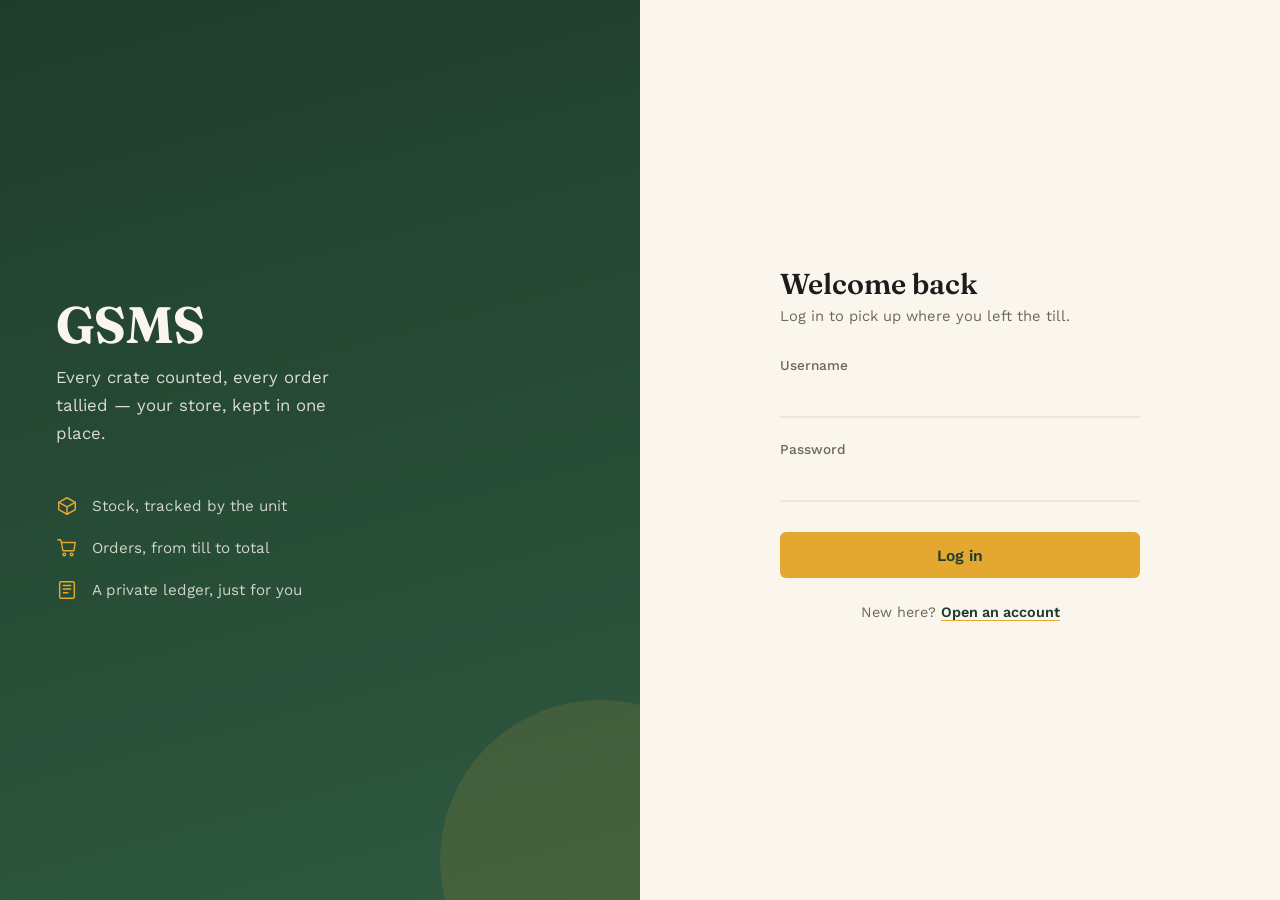
<file: ui/index.html>
<!DOCTYPE html>
<html>
<head>
    <title>GSMS · Dashboard</title>
    <meta charset="utf-8">
    <meta name="viewport" content="width=device-width, initial-scale=1.0, maximum-scale=1.0">
    <link media="all" type="text/css" rel="stylesheet" href="css/bootstrap.min.css">
    <link media="all" type="text/css" rel="stylesheet" href="css/app.css?v=1.0">
</head>
<body>

<nav class="app-nav">
    <div class="app-nav-left">
        <a href="index.html" class="app-wordmark">GSMS</a>
        <ul class="app-nav-links">
            <li><a href="index.html" class="active">Dashboard</a></li>
            <li><a href="manage-product.html">Products</a></li>
            <li><a href="order.html">New Order</a></li>
        </ul>
    </div>
    <div class="app-nav-right">
        <span id="loggedInUsername"></span>
        <button type="button" id="logoutButton">Logout</button>
    </div>
</nav>

<div class="app-content">
    <div class="app-card">
        <h1 class="app-page-title">Orders</h1>
                <div class="app-table-scroll">
        <table class="app-table">
            <thead>
                <th>Date</th>
                <th>Order Number</th>
                <th>Customer Name</th>
                <th>Total Cost</th>
                <th style="width: 100px">Action</th>
            </thead>
            <tbody></tbody>
        </table>
        </div>
    </div>
</div>

<div class="modal fade-scale" id="myModal" role="dialog" data-backdrop="static">
    <div class="modal-dialog modal-lg">
        <div class="modal-content">
            <div class="modal-header">
                <h4 class="modal-title">Order Details</h4>
                <button type="button" class="close" data-dismiss="modal" aria-label="Close" style="color:#fff; opacity:0.8;"><span aria-hidden="true">&times;</span></button>
            </div>
            <div class="modal-body text-center" id="orderDetailsModalBody">
                <img src="https://demo.test.cloint.com/assets/images/spinner.gif" width="40" style="margin: 60px auto;" alt="">
            </div>
        </div>
    </div>
</div>

<script src="js/packages/jquery.min.js"></script>
<script src="js/custom/common.js"></script>
<script>requireLogin();</script>
<script src="js/custom/dashboard.js"></script>
<script src="js/packages/bootstrap.min.js"></script>
</body>
</html>
</file>
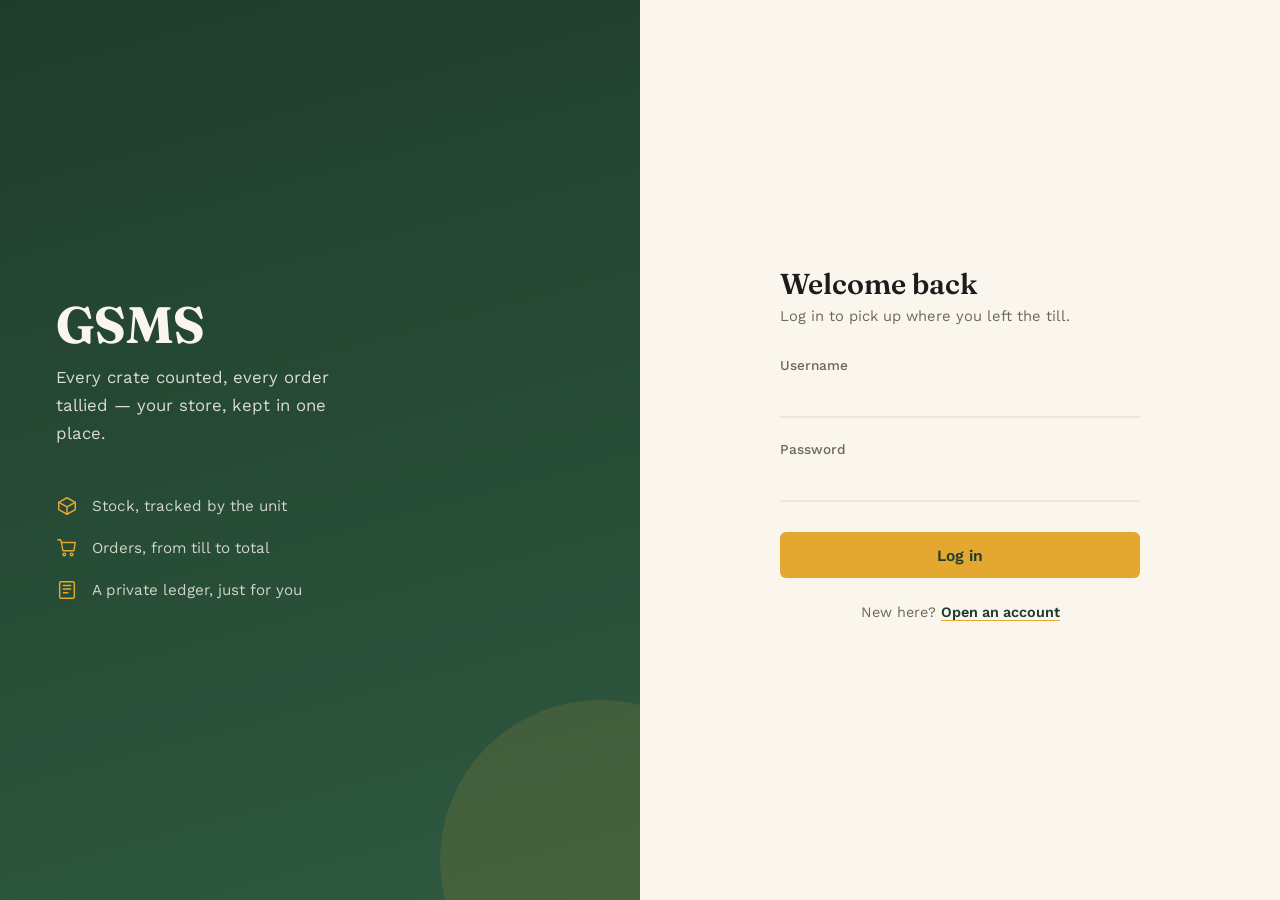
<file: ui/login.html>
<!DOCTYPE html>
<html>
<head>
    <title>GSMS · Log in</title>
    <meta charset="utf-8">
    <meta name="viewport" content="width=device-width, initial-scale=1.0, maximum-scale=1.0">
    <link media="all" type="text/css" rel="stylesheet" href="css/auth.css?v=1.0">
</head>
<body>
<div class="auth-shell">

    <div class="auth-brand">
        <p class="auth-wordmark">GSMS</p>
        <p class="auth-tagline">Every crate counted, every order tallied — your store, kept in one place.</p>
        <div class="auth-features">
            <div class="auth-feature">
                <svg viewBox="0 0 24 24" fill="none" stroke-width="1.6" stroke-linecap="round" stroke-linejoin="round"><path d="M3 8l9-5 9 5-9 5-9-5z"/><path d="M3 8v8l9 5 9-5V8"/><path d="M12 13v8"/></svg>
                <span>Stock, tracked by the unit</span>
            </div>
            <div class="auth-feature">
                <svg viewBox="0 0 24 24" fill="none" stroke-width="1.6" stroke-linecap="round" stroke-linejoin="round"><path d="M6 6h15l-1.5 9h-12z"/><path d="M6 6l-1-3H2"/><circle cx="9" cy="19" r="1.4"/><circle cx="17" cy="19" r="1.4"/></svg>
                <span>Orders, from till to total</span>
            </div>
            <div class="auth-feature">
                <svg viewBox="0 0 24 24" fill="none" stroke-width="1.6" stroke-linecap="round" stroke-linejoin="round"><rect x="4" y="3" width="16" height="18" rx="1.5"/><path d="M8 7h8M8 11h8M8 15h5"/></svg>
                <span>A private ledger, just for you</span>
            </div>
        </div>
    </div>

    <div class="auth-form-panel">
        <div class="auth-form-card">
            <h1 class="auth-form-heading">Welcome back</h1>
            <p class="auth-form-sub">Log in to pick up where you left the till.</p>

            <div id="loginError" class="auth-error"></div>

            <form id="loginForm">
                <div class="auth-field">
                    <label for="username">Username</label>
                    <input name="username" id="username" type="text" autocomplete="username">
                </div>
                <div class="auth-field">
                    <label for="password">Password</label>
                    <input name="password" id="password" type="password" autocomplete="current-password">
                </div>
                <button type="button" class="auth-submit" id="loginButton">Log in</button>
            </form>

            <p class="auth-switch">New here? <a href="signup.html">Open an account</a></p>
        </div>
    </div>

</div>
<script src="js/packages/jquery.min.js"></script>
<script src="js/custom/common.js"></script>
<script src="js/custom/login.js"></script>
</body>
</html>
</file>
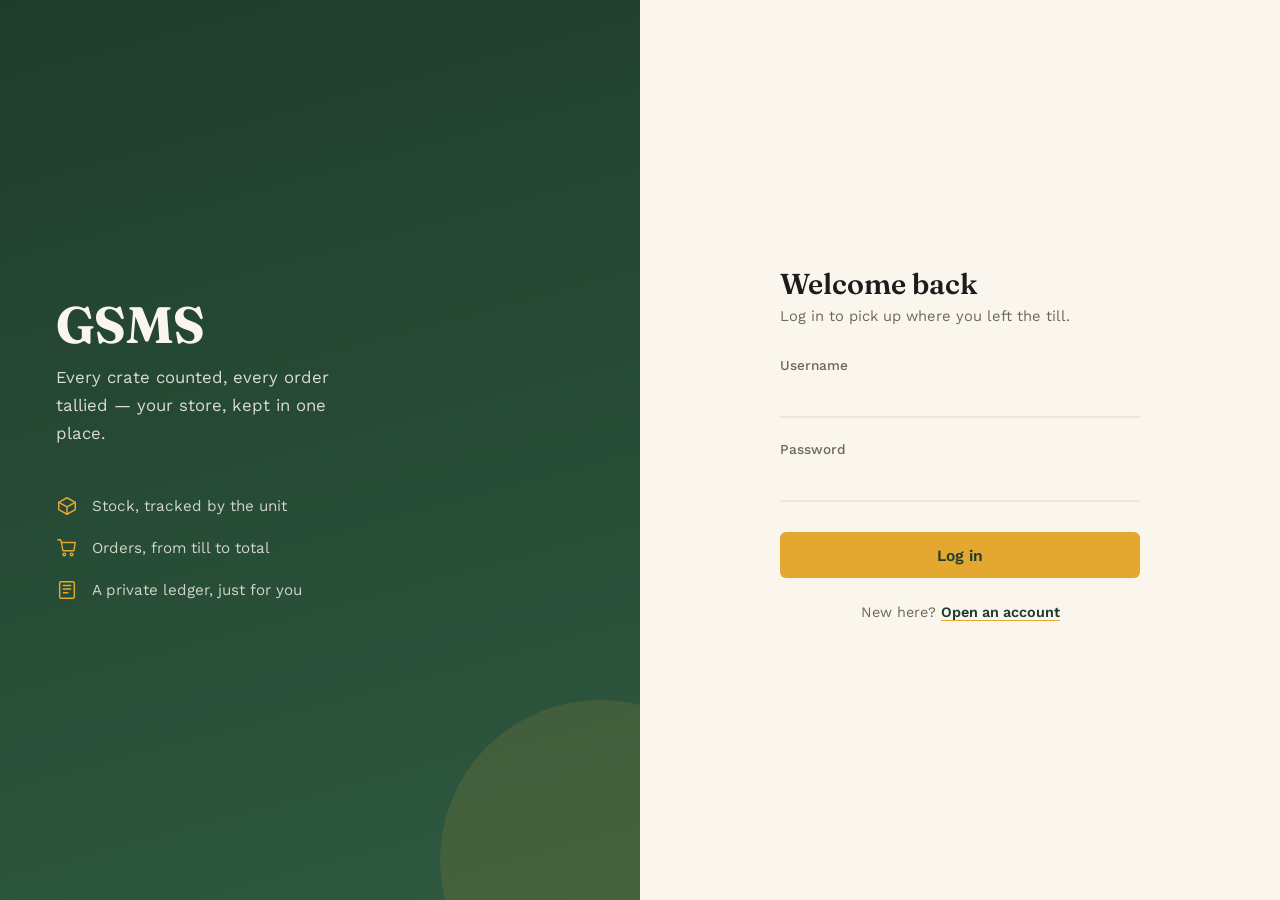
<file: ui/manage-product.html>
<!DOCTYPE html>
<html>
<head>
    <title>GSMS · Products</title>
    <meta charset="utf-8">
    <meta name="viewport" content="width=device-width, initial-scale=1.0, maximum-scale=1.0">
    <link media="all" type="text/css" rel="stylesheet" href="css/bootstrap.min.css">
    <link media="all" type="text/css" rel="stylesheet" href="css/app.css?v=1.0">
</head>
<body>

<nav class="app-nav">
    <div class="app-nav-left">
        <a href="index.html" class="app-wordmark">GSMS</a>
        <ul class="app-nav-links">
            <li><a href="index.html">Dashboard</a></li>
            <li><a href="manage-product.html" class="active">Products</a></li>
            <li><a href="order.html">New Order</a></li>
        </ul>
    </div>
    <div class="app-nav-right">
        <span id="loggedInUsername"></span>
        <button type="button" id="logoutButton">Logout</button>
    </div>
</nav>

<div class="app-content">
    <div class="app-card">
        <div style="display:flex; align-items:center; justify-content:space-between; margin-bottom:1.4rem;">
            <h1 class="app-page-title" style="margin:0;">Products</h1>
            <div>
                <button type="button" class="btn btn-secondary" data-toggle="modal" data-target="#uomModal" style="margin-right:8px;">Add New UOM</button>
                <button type="button" class="btn btn-primary" data-toggle="modal" data-target="#productModal">Add New Product</button>
            </div>
        </div>
                <div class="app-table-scroll">
        <table class="app-table">
            <thead>
                <th>Name</th>
                <th>Unit</th>
                <th>Price Per Unit</th>
                <th style="width: 150px">Action</th>
            </thead>
            <tbody></tbody>
        </table>
        </div>
    </div>
</div>

<div class="modal fade-scale" id="productModal" role="dialog" data-backdrop="static">
    <div class="modal-dialog">
        <div class="modal-content">
            <div class="modal-header">
                <h4 class="modal-title">Add New Product</h4>
            </div>
            <div class="modal-body">
                <form id="productForm">
                    <input type="hidden" name="id" id="id" value="0">
                    <div class="row">
                        <div class="col-sm-12">
                            <div class="form-group">
                                <label>Name</label>
                                <input class="form-control" placeholder="Name" name="name" id="name" type="text" value="">
                            </div>
                        </div>
                        <div class="col-sm-12">
                            <div class="form-group">
                                <label>Unit</label>
                                <select name="uoms" id="uoms" class="form-control"></select>
                            </div>
                        </div>
                        <div class="col-sm-12">
                            <div class="form-group">
                                <label>Price Per Unit</label>
                                <input class="form-control" placeholder="Price Per Unit" name="price" id="price" type="text" value="">
                            </div>
                        </div>
                    </div>
                </form>
            </div>
            <div class="modal-footer">
                <button type="button" class="btn btn-secondary" data-dismiss="modal">Close</button>
                <button type="button" class="btn btn-primary" id="saveProduct">Save</button>
            </div>
        </div>
    </div>
</div>

<div class="modal fade-scale" id="uomModal" role="dialog" data-backdrop="static">
    <div class="modal-dialog">
        <div class="modal-content">
            <div class="modal-header">
                <h4 class="modal-title">Add New UOM</h4>
            </div>
            <div class="modal-body">
                <form id="uomForm">
                    <div class="row">
                        <div class="col-sm-12">
                            <div class="form-group">
                                <label>UOM Name</label>
                                <input class="form-control" placeholder="e.g. Cubic Meter" name="uom_name" id="uom_name" type="text" value="">
                            </div>
                        </div>
                    </div>
                </form>
            </div>
            <div class="modal-footer">
                <button type="button" class="btn btn-secondary" data-dismiss="modal">Close</button>
                <button type="button" class="btn btn-primary" id="saveUOM">Save</button>
            </div>
        </div>
    </div>
</div>

<script src="js/packages/jquery.min.js"></script>
<script src="js/custom/common.js"></script>
<script>requireLogin();</script>
<script src="js/custom/manage-product.js"></script>
<script src="js/packages/bootstrap.min.js"></script>
</body>
</html>
</file>
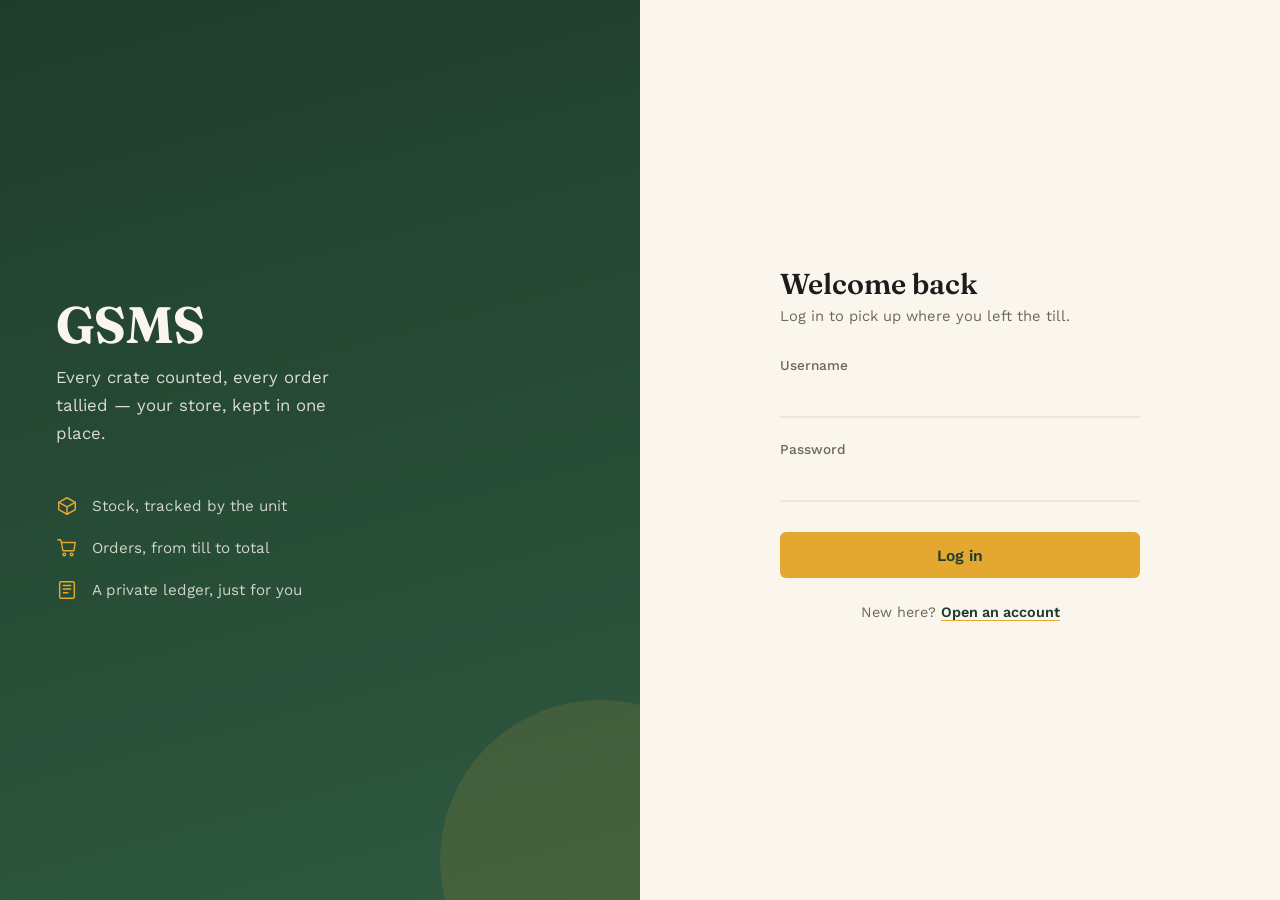
<file: ui/receipt.html>
<!DOCTYPE html>
<html>
<head>
    <title>GSMS · Receipt</title>
    <meta charset="utf-8">
    <meta name="viewport" content="width=device-width, initial-scale=1.0">
    <link media="all" type="text/css" rel="stylesheet" href="css/receipt.css?v=1.0">
</head>
<body>

<div class="receipt-toolbar no-print">
    <a href="javascript:void(0)" onclick="window.close()">&larr; Close</a>
    <button type="button" id="printButton">Print / Save as PDF</button>
</div>

<div class="receipt-sheet" id="receiptSheet">
    <p class="receipt-loading">Loading receipt&hellip;</p>
</div>

<script src="js/packages/jquery.min.js"></script>
<script src="js/custom/common.js"></script>
<script>requireLogin();</script>
<script src="js/custom/receipt.js"></script>
</body>
</html>
</file>
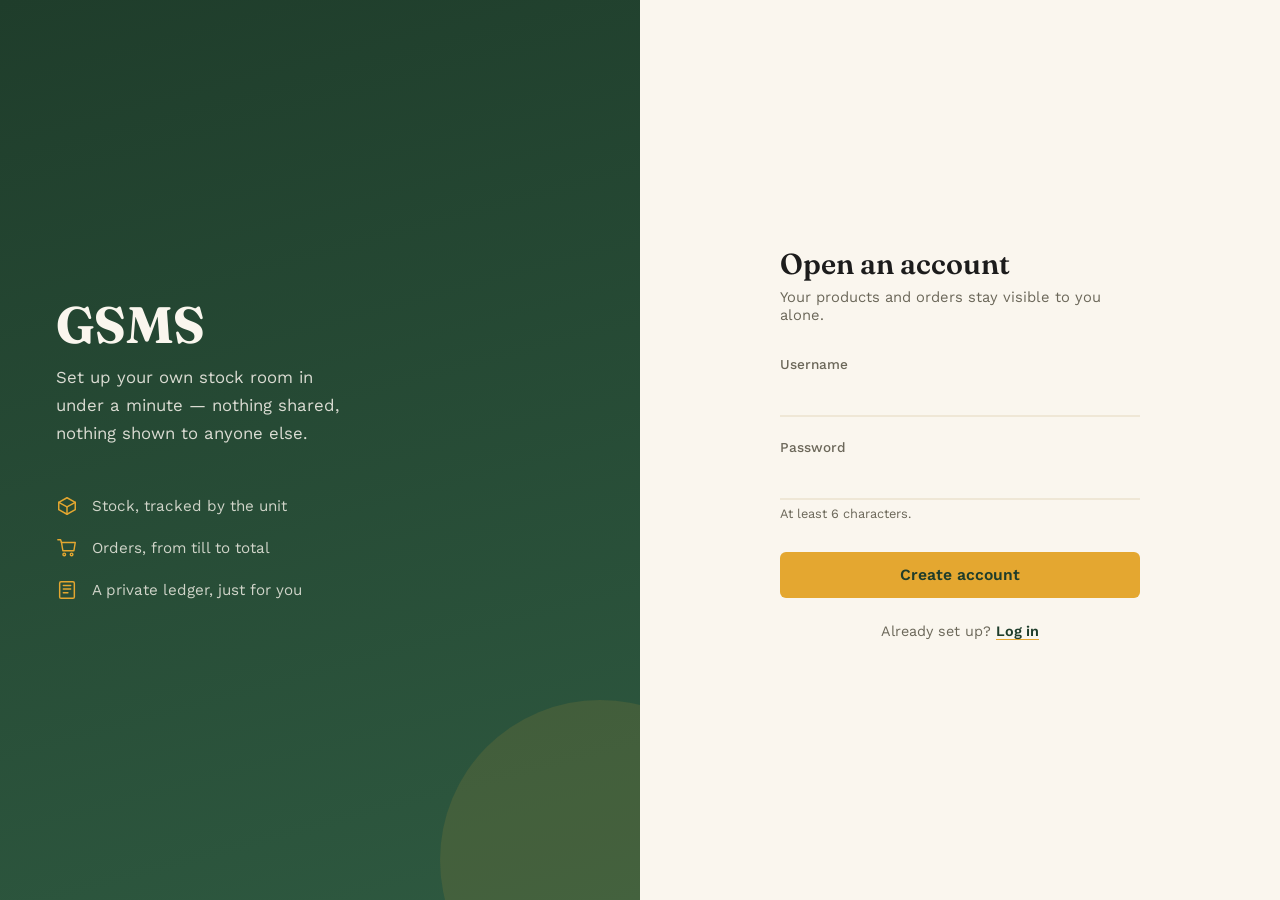
<file: ui/signup.html>
<!DOCTYPE html>
<html>
<head>
    <title>GSMS · Sign up</title>
    <meta charset="utf-8">
    <meta name="viewport" content="width=device-width, initial-scale=1.0, maximum-scale=1.0">
    <link media="all" type="text/css" rel="stylesheet" href="css/auth.css?v=1.0">
</head>
<body>
<div class="auth-shell">

    <div class="auth-brand">
        <p class="auth-wordmark">GSMS</p>
        <p class="auth-tagline">Set up your own stock room in under a minute — nothing shared, nothing shown to anyone else.</p>
        <div class="auth-features">
            <div class="auth-feature">
                <svg viewBox="0 0 24 24" fill="none" stroke-width="1.6" stroke-linecap="round" stroke-linejoin="round"><path d="M3 8l9-5 9 5-9 5-9-5z"/><path d="M3 8v8l9 5 9-5V8"/><path d="M12 13v8"/></svg>
                <span>Stock, tracked by the unit</span>
            </div>
            <div class="auth-feature">
                <svg viewBox="0 0 24 24" fill="none" stroke-width="1.6" stroke-linecap="round" stroke-linejoin="round"><path d="M6 6h15l-1.5 9h-12z"/><path d="M6 6l-1-3H2"/><circle cx="9" cy="19" r="1.4"/><circle cx="17" cy="19" r="1.4"/></svg>
                <span>Orders, from till to total</span>
            </div>
            <div class="auth-feature">
                <svg viewBox="0 0 24 24" fill="none" stroke-width="1.6" stroke-linecap="round" stroke-linejoin="round"><rect x="4" y="3" width="16" height="18" rx="1.5"/><path d="M8 7h8M8 11h8M8 15h5"/></svg>
                <span>A private ledger, just for you</span>
            </div>
        </div>
    </div>

    <div class="auth-form-panel">
        <div class="auth-form-card">
            <h1 class="auth-form-heading">Open an account</h1>
            <p class="auth-form-sub">Your products and orders stay visible to you alone.</p>

            <div id="signupError" class="auth-error"></div>

            <form id="signupForm">
                <div class="auth-field">
                    <label for="username">Username</label>
                    <input name="username" id="username" type="text" autocomplete="username">
                </div>
                <div class="auth-field">
                    <label for="password">Password</label>
                    <input name="password" id="password" type="password" autocomplete="new-password">
                    <p class="auth-hint">At least 6 characters.</p>
                </div>
                <button type="button" class="auth-submit" id="signupButton">Create account</button>
            </form>

            <p class="auth-switch">Already set up? <a href="login.html">Log in</a></p>
        </div>
    </div>

</div>
<script src="js/packages/jquery.min.js"></script>
<script src="js/custom/common.js"></script>
<script src="js/custom/signup.js"></script>
</body>
</html>
</file>
<file: ui/css/app.css>
@import url('https://fonts.googleapis.com/css2?family=Fraunces:ital,wght@0,500;0,600;0,700;1,500&family=Work+Sans:wght@400;500;600&display=swap');

:root {
  --green-ink: #1F3D2B;
  --green-soft: #2E5940;
  --paper: #FAF6EE;
  --paper-deep: #EFE7D6;
  --gold: #E4A730;
  --gold-deep: #C98620;
  --tomato: #C1442C;
  --tomato-deep: #9E3620;
  --ink: #1C1C1C;
  --ink-soft: #6B6759;
}

body {
  background: var(--paper);
  font-family: 'Work Sans', -apple-system, sans-serif;
  color: var(--ink);
}

/* ---- Top nav ---- */
.app-nav {
  background: var(--green-ink);
  color: var(--paper);
  display: flex;
  align-items: center;
  justify-content: space-between;
  padding: 0.9rem 2rem;
  flex-wrap: wrap;
  gap: 0.75rem;
}

.app-nav-left {
  display: flex;
  align-items: center;
  gap: 2.2rem;
  flex-wrap: wrap;
}

.app-wordmark {
  font-family: 'Fraunces', serif;
  font-weight: 700;
  font-size: 1.4rem;
  color: var(--paper);
  text-decoration: none;
}

.app-nav-links {
  display: flex;
  gap: 1.4rem;
  list-style: none;
  margin: 0;
  padding: 0;
}

.app-nav-links a {
  color: rgba(250, 246, 238, 0.75);
  text-decoration: none;
  font-size: 0.92rem;
  font-weight: 500;
  padding-bottom: 3px;
  border-bottom: 2px solid transparent;
}

.app-nav-links a:hover { color: var(--paper); }
.app-nav-links a.active {
  color: var(--paper);
  border-bottom-color: var(--gold);
}

.app-nav-right {
  display: flex;
  align-items: center;
  gap: 0.9rem;
  font-size: 0.9rem;
  color: rgba(250, 246, 238, 0.85);
}

.app-nav-right button {
  background: transparent;
  border: 1px solid rgba(250, 246, 238, 0.35);
  color: var(--paper);
  border-radius: 5px;
  padding: 0.35rem 0.8rem;
  font-size: 0.85rem;
  cursor: pointer;
}

.app-nav-right button:hover { border-color: var(--gold); color: var(--gold); }

/* ---- Page shell ---- */
.app-content {
  max-width: 1080px;
  margin: 0 auto;
  padding: 2.5rem 1.5rem 4rem;
}

.app-card {
  background: #fff;
  border: 1px solid var(--paper-deep);
  border-radius: 10px;
  padding: 1.8rem 2rem;
}

.app-page-title {
  font-family: 'Fraunces', serif;
  font-weight: 600;
  font-size: 1.7rem;
  margin: 0 0 1.4rem;
  color: var(--ink);
}

/* ---- Buttons (override bootstrap classes) ---- */
.btn { border-radius: 6px; font-weight: 500; }
.btn-primary,
.btn-primary:focus {
  background: var(--gold);
  border-color: var(--gold);
  color: var(--green-ink);
}
.btn-primary:hover { background: var(--gold-deep); border-color: var(--gold-deep); color: var(--green-ink); }

.btn-danger,
.btn-danger:focus {
  background: #fff;
  border-color: var(--tomato);
  color: var(--tomato);
}
.btn-danger:hover { background: var(--tomato); color: #fff; }

.btn-secondary,
.btn-secondary:focus {
  background: #fff;
  border-color: var(--paper-deep);
  color: var(--ink-soft);
}
.btn-secondary:hover { border-color: var(--ink-soft); color: var(--ink); }

/* ---- Tables ---- */
.app-table {
  width: 100%;
  border-collapse: collapse;
}

.app-table thead th {
  text-align: left;
  font-size: 0.82rem;
  font-weight: 600;
  color: var(--ink-soft);
  padding: 0.7rem 0.6rem;
  border-bottom: 2px solid var(--paper-deep);
}

.app-table tbody td {
  padding: 0.85rem 0.6rem;
  border-bottom: 1px solid var(--paper-deep);
  font-size: 0.95rem;
}

.app-table tbody tr:hover { background: rgba(228, 167, 48, 0.06); }

/* ---- Form fields (inside modals / forms) ---- */
.form-control {
  border: 1px solid var(--paper-deep);
  border-radius: 6px;
  box-shadow: none;
}
.form-control:focus {
  border-color: var(--gold-deep);
  box-shadow: 0 0 0 2px rgba(228, 167, 48, 0.15);
}
label { font-size: 0.85rem; font-weight: 500; color: var(--ink-soft); }

/* ---- Modals ---- */
.modal-content {
  border-radius: 10px;
  border: none;
  overflow: hidden;
}
.modal-header {
  background: var(--green-ink);
  color: var(--paper);
  border-bottom: none;
}
.modal-title { font-family: 'Fraunces', serif; font-weight: 600; }
.modal-footer { border-top: 1px solid var(--paper-deep); }

/* ---- Alerts (validation) ---- */
.app-alert {
  display: none;
  background: rgba(193, 68, 44, 0.08);
  border-left: 3px solid var(--tomato);
  color: #8E3320;
  font-size: 0.88rem;
  padding: 0.7rem 0.9rem;
  border-radius: 4px;
  margin-bottom: 1.2rem;
}
.app-alert ul { margin: 0; padding-left: 1.1rem; }

/* ---- Order page item rows ---- */
.order-header-row {
  display: flex;
  gap: 1rem;
  padding: 0 0.6rem 0.6rem;
  font-size: 0.82rem;
  font-weight: 600;
  color: var(--ink-soft);
}
.order-header-row > div:nth-child(1) { flex: 2.2; }
.order-header-row > div:nth-child(2) { flex: 1.3; }
.order-header-row > div:nth-child(3) { flex: 1; }
.order-header-row > div:nth-child(4) { flex: 1.5; text-align: right; }

.order-item-row {
  background: #fff;
  border: 1px solid var(--paper-deep);
  border-radius: 8px;
  padding: 0.9rem 1rem;
  margin-bottom: 0.7rem;
  display: flex;
  align-items: center;
  gap: 1rem;
}
.order-item-row .item-product { flex: 2.2; }
.order-item-row .item-price { flex: 1.3; }
.order-item-row .item-qty { flex: 1; }
.order-item-row .item-total-col {
  flex: 1.5;
  display: flex;
  align-items: center;
  justify-content: flex-end;
  gap: 0.6rem;
}
.order-item-row .item-total-col input { max-width: 90px; text-align: right; }
.order-item-row .remove-row { flex-shrink: 0; }

.order-grand-total {
  background: #fff;
  border: 1px solid var(--paper-deep);
  border-radius: 8px;
  padding: 1.1rem 1.3rem;
  display: flex;
  align-items: center;
  justify-content: flex-end;
  gap: 1.2rem;
  margin-top: 1.2rem;
}
.order-grand-total input {
  max-width: 130px;
  text-align: right;
  border: none;
  border-bottom: 2px solid var(--paper-deep);
  background: transparent;
  font-weight: 600;
  font-size: 1.05rem;
}

@media (max-width: 700px) {
  .app-nav {
    flex-direction: column;
    align-items: stretch;
    padding: 0.85rem 1.1rem;
    gap: 0.6rem;
  }
  .app-nav-left {
    flex-direction: column;
    align-items: stretch;
    gap: 0.7rem;
  }
  .app-nav-links {
    display: flex;
    gap: 0;
    overflow-x: auto;
    -webkit-overflow-scrolling: touch;
    border-top: 1px solid rgba(250, 246, 238, 0.15);
    padding-top: 0.6rem;
  }
  .app-nav-links li { flex-shrink: 0; }
  .app-nav-links a {
    display: block;
    padding: 0.3rem 0.8rem 0.3rem 0;
    white-space: nowrap;
  }
  .app-nav-right {
    justify-content: space-between;
  }

  .app-content { padding: 1.5rem 1rem 3rem; }
  .app-card { padding: 1.3rem 1.1rem; }

  .app-table-scroll {
    overflow-x: auto;
    -webkit-overflow-scrolling: touch;
  }
  .app-table { min-width: 560px; }

  .order-header-row { display: none; }
  .order-item-row {
    flex-wrap: wrap;
    gap: 0.7rem 0.9rem;
  }
  .order-item-row .item-product { flex: 1 1 100%; }
  .order-item-row .item-price { flex: 1 1 calc(50% - 0.45rem); }
  .order-item-row .item-qty { flex: 1 1 calc(50% - 0.45rem); }
  .order-item-row .item-total-col { flex: 1 1 100%; justify-content: space-between; }

  .order-grand-total {
    flex-wrap: wrap;
    justify-content: space-between;
  }
}
</file>
<file: ui/css/auth.css>
@import url('https://fonts.googleapis.com/css2?family=Fraunces:ital,wght@0,500;0,600;0,700;1,500&family=Work+Sans:wght@400;500;600&display=swap');

:root {
  --green-ink: #1F3D2B;
  --green-soft: #2E5940;
  --paper: #FAF6EE;
  --paper-deep: #EFE7D6;
  --gold: #E4A730;
  --gold-deep: #C98620;
  --tomato: #C1442C;
  --ink: #1C1C1C;
  --ink-soft: #6B6759;
}

* { box-sizing: border-box; }

html, body {
  margin: 0;
  min-height: 100%;
  font-family: 'Work Sans', -apple-system, sans-serif;
  color: var(--ink);
  background: var(--paper);
}

.auth-shell {
  display: grid;
  grid-template-columns: 1fr 1fr;
  min-height: 100vh;
}

.auth-brand {
  background: linear-gradient(165deg, var(--green-ink) 0%, var(--green-soft) 100%);
  color: var(--paper);
  display: flex;
  flex-direction: column;
  justify-content: center;
  padding: 4rem 3.5rem;
  position: relative;
  overflow: hidden;
}

.auth-brand::after {
  content: "";
  position: absolute;
  right: -120px;
  bottom: -120px;
  width: 320px;
  height: 320px;
  border-radius: 50%;
  background: rgba(228, 167, 48, 0.12);
}

.auth-wordmark {
  font-family: 'Fraunces', serif;
  font-weight: 700;
  font-size: clamp(2.4rem, 4vw, 3.2rem);
  letter-spacing: -0.01em;
  margin: 0 0 0.9rem;
  line-height: 1;
}

.auth-tagline {
  font-size: 1.05rem;
  line-height: 1.65;
  max-width: 30ch;
  color: rgba(250, 246, 238, 0.85);
  margin: 0 0 3rem;
}

.auth-features {
  display: flex;
  flex-direction: column;
  gap: 1.25rem;
  position: relative;
  z-index: 1;
}

.auth-feature {
  display: flex;
  align-items: center;
  gap: 0.9rem;
}

.auth-feature svg {
  flex-shrink: 0;
  width: 22px;
  height: 22px;
  stroke: var(--gold);
}

.auth-feature span {
  font-size: 0.95rem;
  color: rgba(250, 246, 238, 0.8);
}

.auth-form-panel {
  display: flex;
  align-items: center;
  justify-content: center;
  padding: 2.5rem;
  background: var(--paper);
}

.auth-form-card {
  width: 100%;
  max-width: 360px;
  animation: auth-rise 0.5s ease-out;
}

@keyframes auth-rise {
  from { opacity: 0; transform: translateY(8px); }
  to { opacity: 1; transform: translateY(0); }
}

.auth-form-heading {
  font-family: 'Fraunces', serif;
  font-weight: 600;
  font-size: 1.8rem;
  margin: 0 0 0.4rem;
}

.auth-form-sub {
  font-size: 0.92rem;
  color: var(--ink-soft);
  margin: 0 0 2rem;
}

.auth-field {
  margin-bottom: 1.4rem;
}

.auth-field label {
  display: block;
  font-size: 0.85rem;
  font-weight: 500;
  color: var(--ink-soft);
  margin-bottom: 0.4rem;
}

.auth-field input {
  width: 100%;
  border: none;
  border-bottom: 2px solid var(--paper-deep);
  background: transparent;
  padding: 0.55rem 0.1rem;
  font-family: 'Work Sans', sans-serif;
  font-size: 1rem;
  color: var(--ink);
  outline: none;
  transition: border-color 0.15s ease;
}

.auth-field input:focus {
  border-bottom-color: var(--gold-deep);
}

.auth-submit {
  width: 100%;
  border: none;
  border-radius: 6px;
  background: var(--gold);
  color: var(--green-ink);
  font-family: 'Work Sans', sans-serif;
  font-weight: 600;
  font-size: 0.98rem;
  padding: 0.85rem 1rem;
  cursor: pointer;
  transition: background 0.15s ease;
  margin-top: 0.5rem;
}

.auth-submit:hover { background: var(--gold-deep); }
.auth-submit:focus-visible { outline: 2px solid var(--green-ink); outline-offset: 2px; }

.auth-switch {
  text-align: center;
  font-size: 0.9rem;
  color: var(--ink-soft);
  margin-top: 1.6rem;
}

.auth-switch a {
  color: var(--green-ink);
  font-weight: 600;
  text-decoration: none;
  border-bottom: 1px solid var(--gold);
}

.auth-switch a:hover { color: var(--gold-deep); }

.auth-error {
  display: none;
  background: rgba(193, 68, 44, 0.08);
  border-left: 3px solid var(--tomato);
  color: #8E3320;
  font-size: 0.88rem;
  padding: 0.7rem 0.9rem;
  border-radius: 4px;
  margin-bottom: 1.4rem;
}

.auth-hint {
  font-size: 0.8rem;
  color: var(--ink-soft);
  margin-top: 0.4rem;
}

@media (max-width: 860px) {
  .auth-shell { grid-template-columns: 1fr; }
  .auth-brand { padding: 3rem 2rem 2.5rem; }
  .auth-features { display: none; }
  .auth-tagline { margin-bottom: 0; }
  .auth-form-panel { padding: 2.5rem 1.5rem 3rem; }
}

@media (prefers-reduced-motion: reduce) {
  .auth-form-card { animation: none; }
}
</file>
<file: ui/css/receipt.css>
@import url('https://fonts.googleapis.com/css2?family=Fraunces:wght@600;700&family=Work+Sans:wght@400;500;600&display=swap');

* { box-sizing: border-box; }

body {
  margin: 0;
  background: #EFE7D6;
  font-family: 'Work Sans', sans-serif;
  color: #1C1C1C;
}

.receipt-toolbar {
  display: flex;
  align-items: center;
  justify-content: space-between;
  padding: 0.9rem 1.5rem;
  background: #1F3D2B;
}

.receipt-toolbar a {
  color: rgba(250, 246, 238, 0.85);
  text-decoration: none;
  font-size: 0.9rem;
}

.receipt-toolbar button {
  background: #E4A730;
  color: #1F3D2B;
  border: none;
  border-radius: 6px;
  padding: 0.55rem 1.1rem;
  font-weight: 600;
  font-size: 0.9rem;
  cursor: pointer;
}

.receipt-toolbar button:hover { background: #C98620; }

.receipt-sheet {
  max-width: 640px;
  margin: 2rem auto 4rem;
  background: #fff;
  padding: 2.5rem 2.5rem 2rem;
  border-radius: 4px;
  box-shadow: 0 1px 3px rgba(0,0,0,0.08);
}

.receipt-loading { color: #6B6759; text-align: center; padding: 2rem 0; }

.receipt-header {
  display: flex;
  justify-content: space-between;
  align-items: flex-start;
  border-bottom: 2px solid #1C1C1C;
  padding-bottom: 1.2rem;
  margin-bottom: 1.4rem;
}

.receipt-brand {
  font-family: 'Fraunces', serif;
  font-weight: 700;
  font-size: 1.5rem;
}

.receipt-meta {
  text-align: right;
  font-size: 0.85rem;
  color: #6B6759;
}

.receipt-meta div { margin-bottom: 0.2rem; }
.receipt-meta strong { color: #1C1C1C; }

.receipt-field {
  font-size: 0.92rem;
  margin-bottom: 0.35rem;
}

.receipt-field strong { font-weight: 600; }

table.receipt-table {
  width: 100%;
  border-collapse: collapse;
  margin-top: 1.4rem;
  font-size: 0.88rem;
}

.receipt-table thead th {
  text-align: left;
  font-size: 0.75rem;
  text-transform: none;
  color: #6B6759;
  border-bottom: 1px solid #1C1C1C;
  padding: 0.5rem 0.4rem;
}

.receipt-table thead th.num,
.receipt-table tbody td.num { text-align: right; }

.receipt-table tbody td {
  padding: 0.55rem 0.4rem;
  border-bottom: 1px solid #EFE7D6;
}

.receipt-total-row td {
  border-top: 2px solid #1C1C1C;
  border-bottom: none;
  font-weight: 700;
  font-size: 1rem;
  padding-top: 0.8rem;
}

.receipt-footer {
  text-align: center;
  font-size: 0.8rem;
  color: #6B6759;
  margin-top: 2rem;
}

@media print {
  .no-print { display: none !important; }
  body { background: #fff; }
  .receipt-sheet {
    box-shadow: none;
    margin: 0 auto;
    max-width: 100%;
  }
}
</file>
